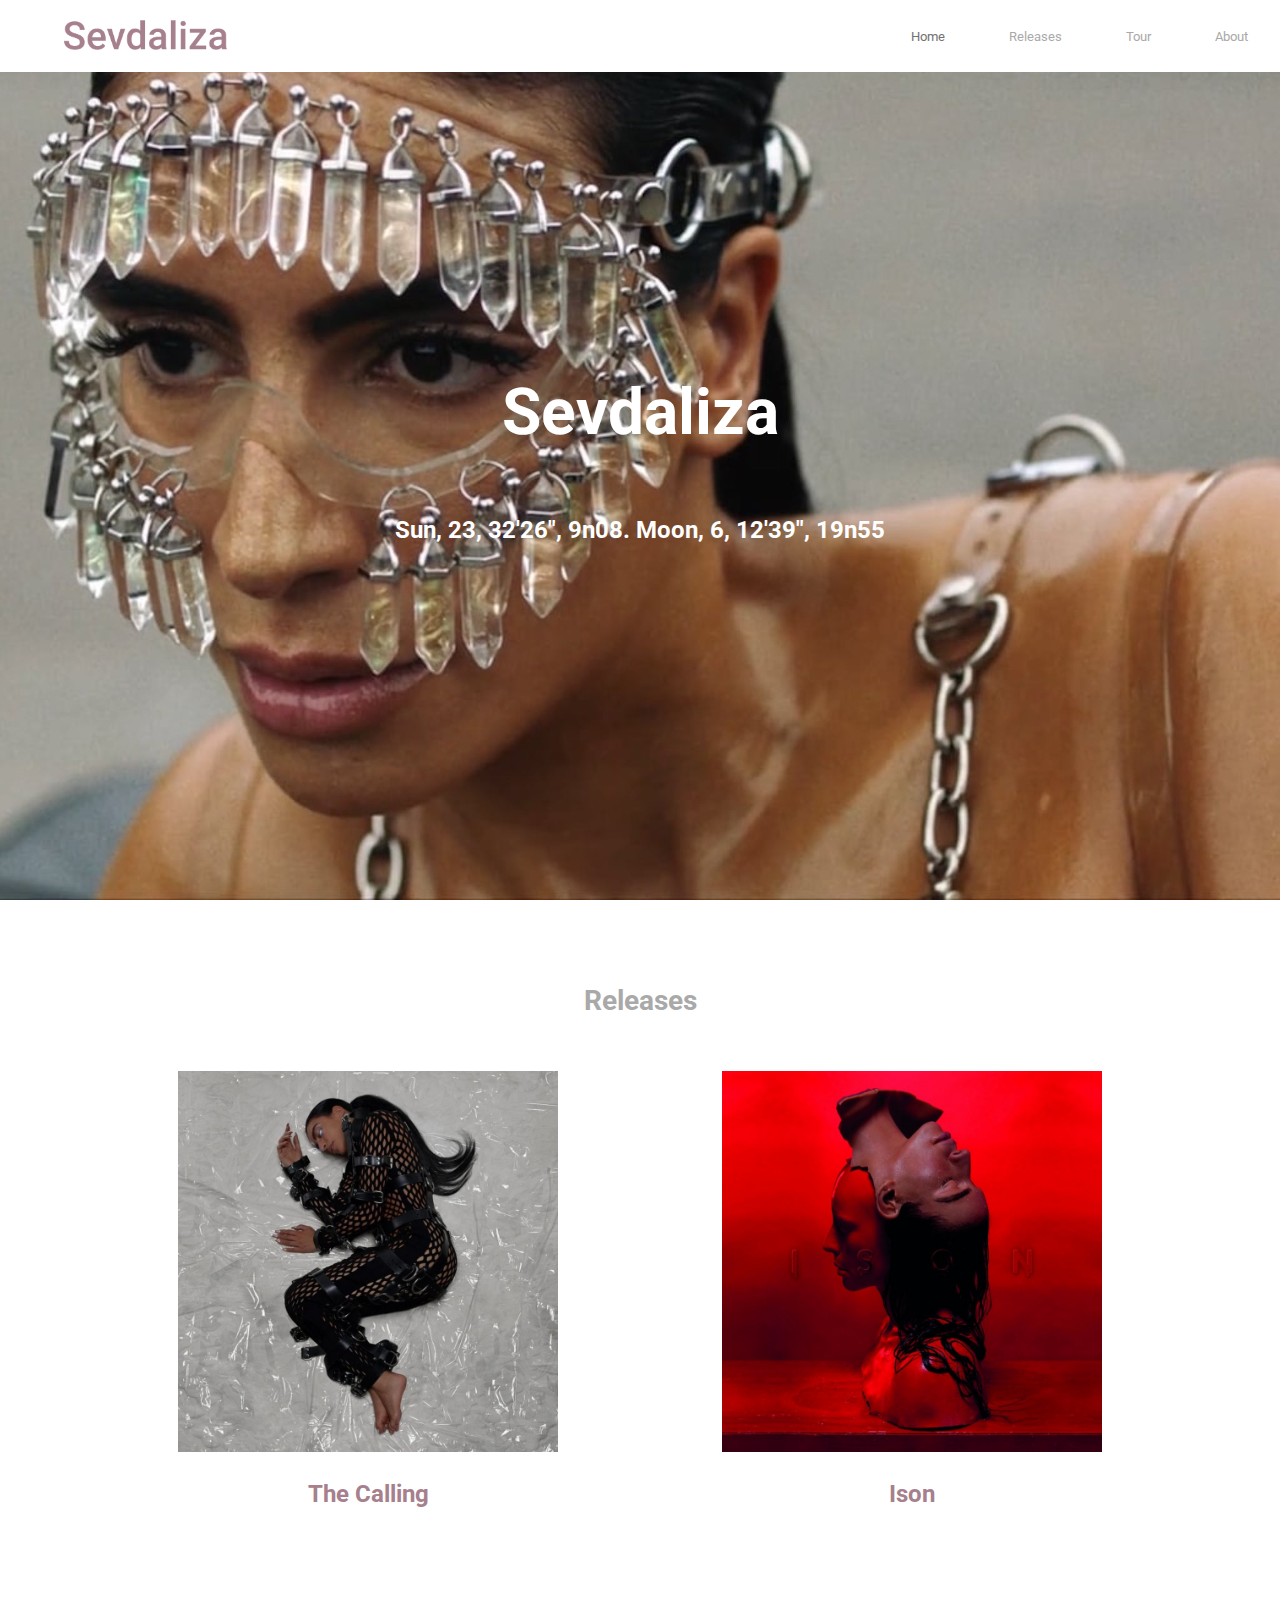
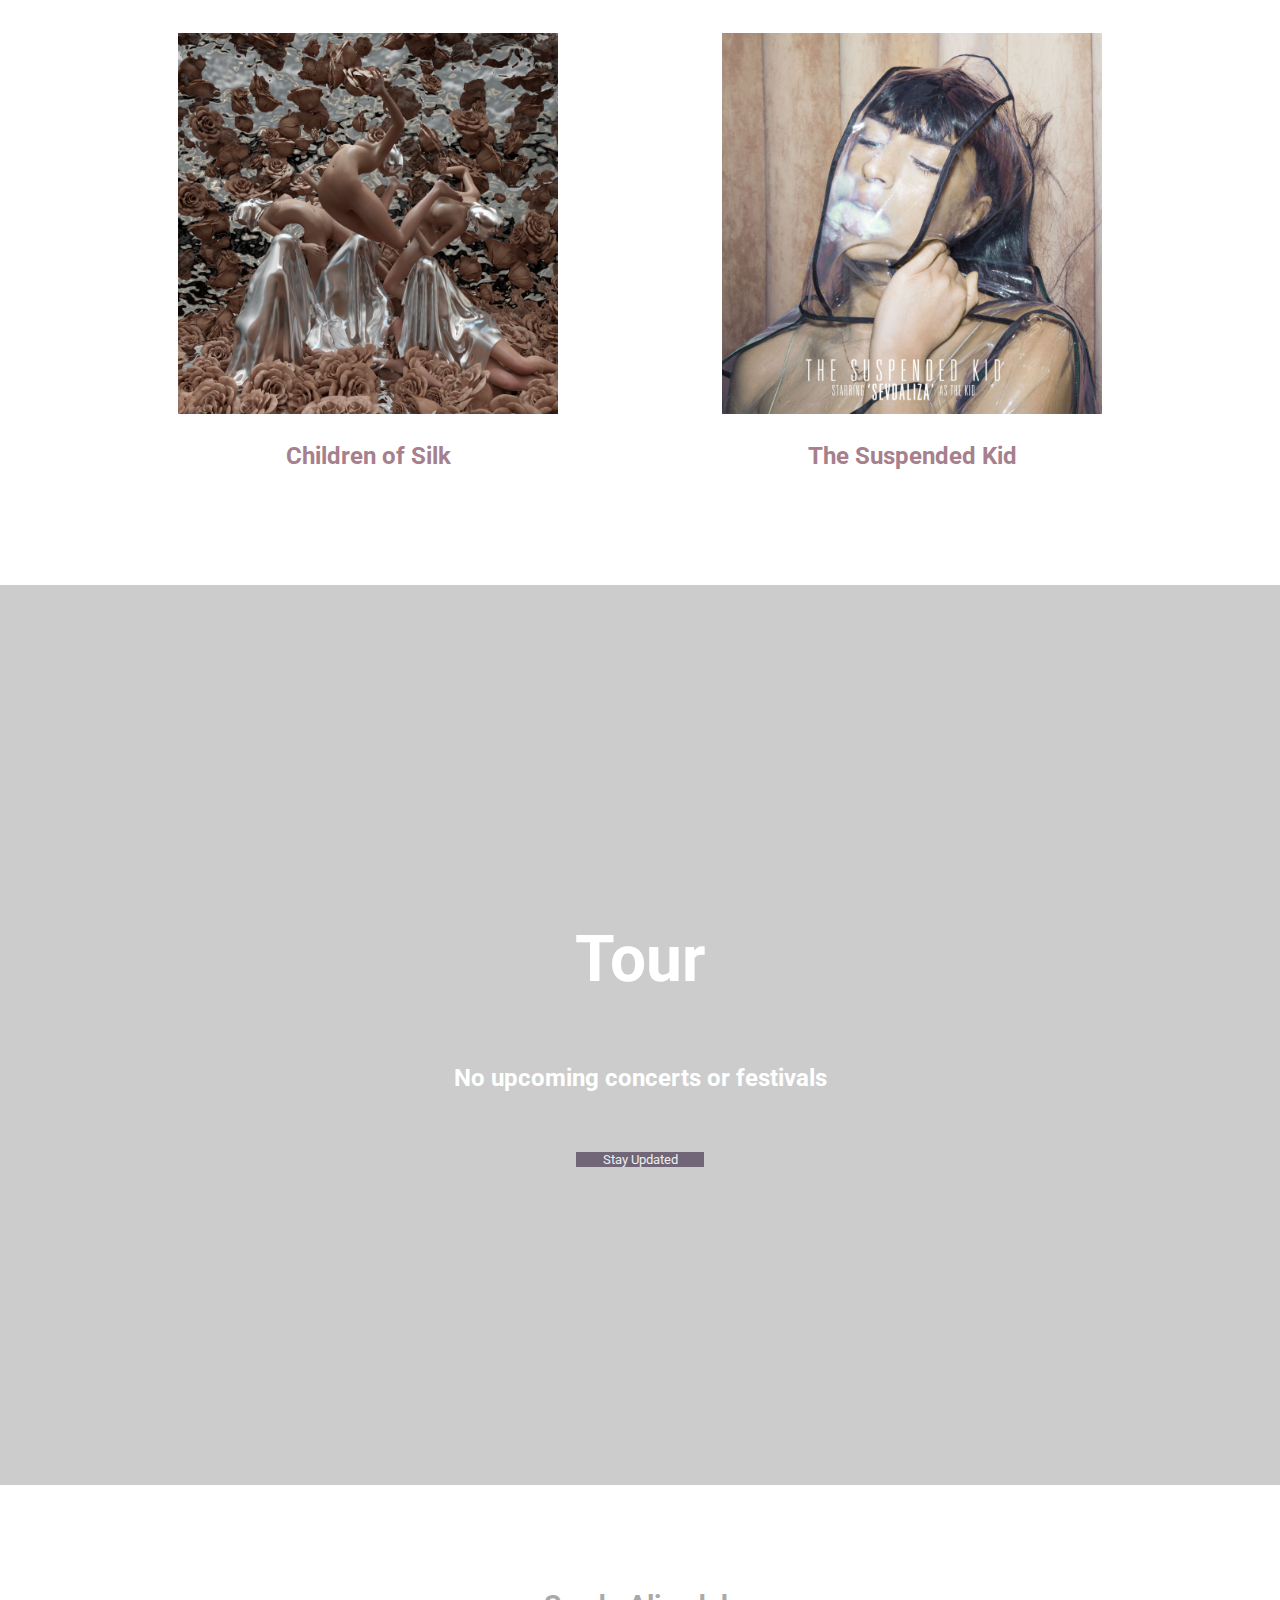
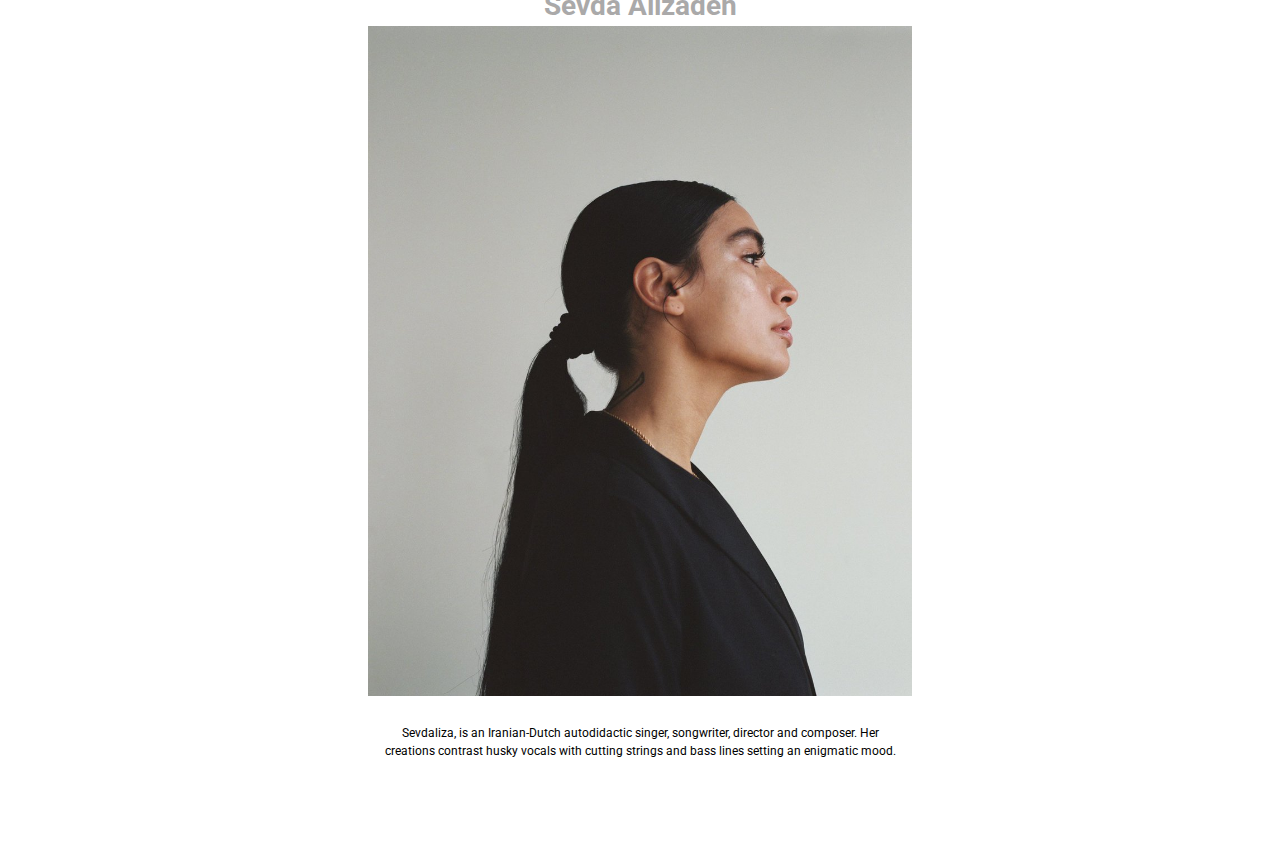
<file: index.html>
<!DOCTYPE html>
<html lang="en">

<head>
    <meta charset="UTF-8">
    <meta name="viewport" content="width=device-width, initial-scale=1.0">
    <meta http-equiv="X-UA-Compatible" content="ie=edge">

    <link rel="stylesheet" href="https://use.fontawesome.com/releases/v5.8.1/css/all.css"
        integrity="sha384-50oBUHEmvpQ+1lW4y57PTFmhCaXp0ML5d60M1M7uH2+nqUivzIebhndOJK28anvf" crossorigin="anonymous">
    <link href="https://fonts.googleapis.com/css?family=Roboto|Roboto+Condensed|Roboto+Slab" rel="stylesheet">
    <!--Bootstrap -->
    <link rel="stylesheet" href="https://stackpath.bootstrapcdn.com/bootstrap/4.2.1/css/bootstrap.min.css"
        integrity="sha384-GJzZqFGwb1QTTN6wy59ffF1BuGJpLSa9DkKMp0DgiMDm4iYMj70gZWKYbI706tWS" crossorigin="anonymous">
    <link rel="stylesheet" href="style/home.css">
    <title>Sevdaliza</title>
</head>

<body>
    <header>
        <div id="mob-logo"><a href="index.html"><img src="img/sev_logo.png" alt="One Logo"></a></div>
        <button class="toggle-overlay button-icon"></button>
    </header>
    <aside>
        <div class="outer-close toggle-overlay">
            <a class="close"><span></span></a>
        </div>
        <nav>
            <ul>
                <li><a href="#">Home</a></li>
                <li><a href="#releases">Releases</a></li>
                <li><a href="#tour">Tour</a></li>
                <li><a href="#about">About</a></li>
            </ul>
        </nav>
    </aside>

    <div id="desk-nav">
        <div id="logo-img"><a href="index.html"><img src="img/sev_logo.png" alt="Sevdaliza Logo"></a>
        </div>
        <div id="menu-icon">
            <i class="fas fa-bars"></i>
        </div>
        <ul>
            <li><a class="active" href="index.html">Home</a></li>
            <li><a href="#releases">Releases</a></li>
            <li><a href="#tour">Tour</a></li>
            <li><a href="#about">About</a></li>
        </ul>
    </div>

    <div id="banner">
        <h1>Sevdaliza</h1>
        <h3>Sun, 23, 32'26", 9n08. Moon, 6, 12'39", 19n55</h3>
    </div>
    <main>
        <!--Releases-->
        <section id="releases">
            <h2 class="section-heading">Releases</h2>
            <div class="card">
                <div class="card-image">
                    <img src="img/the_calling.jpg" alt="Card Image">
                </div>
                <div class="card-description">
                    <a href="projectpost.html">
                        <h3>The Calling</h3>
                    </a>
                    <div class="streaming">
                        <ul>
                            <li>
                                <a href="https://www.youtube.com/playlist?list=PLwNLp5N0kbpQ4Xt0dOe-gRMMe74HVfCT1"
                                    target="_blank">
                                    <i class="fab fa-youtube"></i>
                                </a>
                            </li>
                            <li>
                                <a href="https://music.apple.com/nl/album/the-calling/1361679853?l=en" target="_blank">
                                    <i class="fab fa-apple"></i>
                                </a>
                            </li>

                            <li>
                                <a href="https://open.spotify.com/album/1bTEsAzifIdXTn7xpo9eGm?si=clAFKOQCR4a7wC3AioKg0g"
                                    target="_blank">
                                    <i class="fab fa-spotify"></i>
                                </a>
                            </li>
                        </ul>
                    </div>
                </div>
            </div>

            <div class="card">
                <div class="card-image">
                    <a href="projectpost.html">
                        <img src="img/ison.jpg" alt="Card Image">
                    </a>

                </div>
                <div class="card-description">
                    <a href="projectpost.html">
                        <h3>Ison</h3>
                    </a>
                    <div class="streaming">
                        <ul>
                            <li>
                                <a href="https://www.youtube.com/watch?v=znV9KDsNtXY&feature=youtu.be" target="_blank">
                                    <i class="fab fa-youtube"></i>
                                </a>
                            </li>
                            <li>
                                <a href="https://music.apple.com/us/album/ison/1314724379" target="_blank">
                                    <i class="fab fa-apple"></i>
                                </a>
                            </li>

                            <li>
                                <a href="https://open.spotify.com/album/1QVdHImfz9bh1slzqUTsGF" target="_blank">
                                    <i class="fab fa-spotify"></i>
                                </a>
                            </li>

                        </ul>
                    </div>
                </div>
            </div>
            <div class="card">
                <div class="card-image">
                    <a href="projectpost.html">
                        <img src="img/children_of_silk.jpg" alt="Card Image">
                    </a>
                </div>
                <div class="card-description">
                    <a href="projectpost.html">
                        <h3>Children of Silk</h3>
                    </a>
                    <div class="streaming">
                        <ul>
                            <li>
                                <a href="https://www.youtube.com/watch?v=UkjU9ladxKs" target="_blank">
                                    <i class="fab fa-youtube"></i>
                                </a>
                            </li>
                            <li>
                                <a href="https://music.apple.com/us/album/children-of-silk-ep/1146238261"
                                    target="_blank">
                                    <i class="fab fa-apple"></i>
                                </a>
                            </li>

                            <li>
                                <a href="https://open.spotify.com/album/3fO1UKypjnSgJekzOiYMnI" target="_blank">
                                    <i class="fab fa-spotify"></i>
                                </a>
                            </li>

                        </ul>
                    </div>

                </div>
            </div>

            <div class="card">
                <div class="card-image">
                    <a href="projectpost.html">
                        <img src="img/the_suspended_kid.jpg" alt="Card Image">
                    </a>
                </div>
                <div class="card-description">
                    <a href="projectpost.html">
                        <h3>The Suspended Kid</h3>
                    </a>
                    <div class="streaming">
                        <ul>
                            <li>
                                <a href="https://www.youtube.com/watch?v=wpDQeVKEq_Y&list=PLwNLp5N0kbpQqnDymWRxcdU8l6lUjYkRB"
                                    target="_blank">
                                    <i class="fab fa-youtube"></i>
                                </a>
                            </li>
                            <li>
                                <a href="https://music.apple.com/us/album/the-suspended-kid-ep/1146260160"
                                    target="_blank">
                                    <i class="fab fa-apple"></i>
                                </a>
                            </li>

                            <li>
                                <a href="https://open.spotify.com/album/0TT7gSYro7GSKZwUlPefBf" target="_blank">
                                    <i class="fab fa-spotify"></i>
                                </a>
                            </li>

                        </ul>
                    </div>
                </div>
            </div>
        </section>

        <!--Tour-->
        <section id="tour">
            <div id="banner-tour">
                <h1>Tour</h1>
                <h3>No upcoming concerts or festivals</h3>
                <a href="https://www.songkick.com/artists/5195363-sevdaliza" target="_blank"
                    class="btn btn-outline-primary btn-tickets">Stay Updated</a>
            </div>

        </section>

        <!--About-->
        <section id="about">
            <h2 class="section-heading">Sevda Alizadeh</h2>
                    <div class="card">
                        <div class="card-image"><img src="img/about.jpg" alt="Image"></div>

                        <div class="card-description">
                            <p>Sevdaliza, is an Iranian-Dutch autodidactic singer, songwriter, director and composer.
                                Her creations contrast husky vocals with cutting strings and bass lines setting an
                                enigmatic mood.</p>
                        </div>
            </div>
        </section>

        <footer>
            <div id="social-media-footer">
                <ul>
                    <li>
                        <a href="https://www.instagram.com/sevdaliza_/" target="_blank">
                            <i class="fab fa-instagram"></i>
                        </a>
                    </li>
                    <li>
                        <a href="https://www.youtube.com/channel/UCONnf7g7QfOqzM3etLECtUA" target="_blank">
                            <i class="fab fa-youtube"></i>
                        </a>
                    </li>

                    <li>
                        <a href="https://www.facebook.com/SEVDALIZAMUSIC/" target="_blank">
                            <i class="fab fa-facebook"></i>
                        </a>
                    </li>
                    <li>
                        <a href="https://open.spotify.com/artist/5MraexJKZDrQYzS98kNwie?autoplay=true&v=A"
                            target="_blank">
                            <i class="fab fa-spotify"></i>
                        </a>
                    </li>
                    <li>
                        <a href="https://music.apple.com/us/artist/sevdaliza/571173217" target="_blank">
                            <i class="fab fa-apple"></i>
                        </a>
                    </li>
                </ul>
            </div>
        </footer>
    </main>

    <!--Bootstrap JS-->
    <script src="https://code.jquery.com/jquery-3.3.1.slim.min.js"
        integrity="sha384-q8i/X+965DzO0rT7abK41JStQIAqVgRVzpbzo5smXKp4YfRvH+8abtTE1Pi6jizo" crossorigin="anonymous">
    </script>
    <script src="https://cdnjs.cloudflare.com/ajax/libs/popper.js/1.14.6/umd/popper.min.js"
        integrity="sha384-wHAiFfRlMFy6i5SRaxvfOCifBUQy1xHdJ/yoi7FRNXMRBu5WHdZYu1hA6ZOblgut" crossorigin="anonymous">
    </script>

    <script src="https://stackpath.bootstrapcdn.com/bootstrap/4.2.1/js/bootstrap.min.js"
        integrity="sha384-B0UglyR+jN6CkvvICOB2joaf5I4l3gm9GU6Hc1og6Ls7i6U/mkkaduKaBhlAXv9k" crossorigin="anonymous">
    </script>
   <script src="js/main.js"></script>
</body>

</html>
</file>
<file: style/home.css>
body{width:100%;height:auto;overflow-x:hidden;font-family:'Roboto', 'sans-serif';font-size:12px;margin:0}body p{line-height:1.5}body a{text-decoration:none}body header,body aside{display:none}body #desk-nav{height:72px;background-color:white;color:#aaa9a9;width:100%;margin:0;position:fixed;font-family:'Roboto', sans-serif;font-size:13px;display:flex;justify-content:space-between;padding:0 6px 0 0;z-index:1}body #desk-nav a{padding:0 32px;color:#aaa9a9;transition:0.4s}body #desk-nav a:hover{text-decoration:none;color:#A6808C}body #desk-nav ul{display:flex;list-style:none;justify-content:space-around;align-items:center;height:100%;margin:0}body #desk-nav ul .active{color:#717171}body #desk-nav #logo-img{display:flex;height:100%;padding:0 32px;align-items:center;color:white;transition:0.4s}body #desk-nav #logo-img img{height:30px}body #desk-nav #menu-icon{display:none !important}body #banner{height:100vh;display:flex;align-items:center;justify-content:center;flex-direction:column;background:transparent url("../img/banner.jpg");background-size:cover;background-attachment:fixed;background-position:center;background-blend-mode:overlay;color:white;text-align:center}body #banner h1{font-size:64px;font-family:'Roboto'}body #banner h3{font-size:24px}body main{width:100% !important}body main section{display:flex;justify-content:space-around;flex-wrap:wrap;padding:20px 0;width:85%;margin:0 auto}body main section .section-heading{width:100%;font-size:1.75rem;transition:all 0.4s;display:inline-block;padding:4px 2px;margin:60px 0 0 0;text-align:center;color:#aaa9a9}body main section .section-heading:hover{padding:4px 8px;color:rgba(166,128,140,0.3)}body main section .card{width:50% !important;border:none;text-align:center;margin-top:50px}body main section .card .card-image{z-index:0}body main section .card .card-image img{width:70%}body main section .card .card-description{margin-top:25px;padding:0 8px}body main section .card .card-description h3{color:#A6808C;transition:0.4s;font-size:1.5rem}body main section .card .card-description h3:hover{color:rgba(166,128,140,0.3);transition:0.4s}body main section .card .streaming ul{display:flex;list-style:none;justify-content:center;padding:0;font-size:1.2rem}body main section .card .streaming ul li{padding:16px;transition:0.4s}body main section .card .streaming ul li a .fab{color:#aaa;transition:0.4s}body main section .card .streaming ul li a .fab:hover{color:#A6808C}body main #tour{width:100%;display:flex;flex-flow:column nowrap;justify-content:center;padding:20px 0}body main #tour #banner-tour{height:100vh;display:flex;align-items:center;justify-content:center;flex-direction:column;background:rgba(0,0,0,0.2) url("../img/banner5.jpg");background-size:cover;background-attachment:fixed;background-position:center top;background-blend-mode:overlay;color:white;text-align:center}body main #tour #banner-tour h1{font-size:64px;font-family:'Roboto'}body main #tour #banner-tour h3{font-size:24px}body main #tour .btn-tickets{color:#eee;background-color:#706677;border-color:#eee;width:10%;margin:36px auto 24px auto;transition:0.6s;font-size:13px}body main #tour .btn-tickets:hover{color:#eee;background:rgba(166,128,140,0.3);width:16%;transition:0.6s}body main #about .card{margin:0 auto}body main #about .card .card-image img{width:100%}body main footer{display:flex;width:100%;height:70px;justify-content:center;align-items:flex-end}body main footer #social-media-footer ul{display:flex;list-style:none;justify-content:center;padding:0;font-size:1.2rem}body main footer #social-media-footer ul li{padding:16px;transition:0.4s}body main footer #social-media-footer ul li a .fab{color:#aaa;transition:0.4s}body main footer #social-media-footer ul li a .fab:hover{color:#A6808C}@media (min-width: 320px) and (max-width: 480px){body #desk-nav{display:none}body header{display:flex;flex-flow:row nowrap;justify-content:space-between;width:100%;height:auto;background-color:#fff;position:fixed !important;z-index:1}body header #mob-logo{width:40%;margin:auto 0 auto 25px}body header #mob-logo img{width:80%}body header button{top:5px;padding:20px 25px;margin:5px 0 0 5px;border-color:transparent;background-color:transparent;background-image:url("data:image/svg+xml,%3csvg viewBox='0 0 30 30' xmlns='http://www.w3.org/2000/svg'%3e%3cpath stroke='rgba(166, 128, 140, 1)' stroke-width='3' stroke-linecap='straight' stroke-miterlimit='10' d='M4 7h22M4 15h22M4 23h22'/%3e%3c/svg%3e");background-repeat:no-repeat;transition:all .5s ease}body header button:hover{background-image:url("data:image/svg+xml,%3csvg viewBox='0 0 30 30' xmlns='http://www.w3.org/2000/svg'%3e%3cpath stroke='rgba(166, 128, 140, 1)' stroke-width='3' stroke-linecap='straight' stroke-miterlimit='10' d='M4 7h22M4 15h22M4 23h22'/%3e%3c/svg%3e")}body aside{display:block;position:fixed;width:100%;height:100%;top:0;left:0;background:#a6808c;opacity:0;visibility:hidden;transition:all .5s ease;z-index:2}body .open{opacity:1;visibility:visible}body nav{text-align:center;height:95vh;display:flex;flex-direction:column;justify-content:center;line-height:1}body nav ul{margin:0;padding:0;list-style:none}body nav ul li{align-items:center;flex:1;line-height:2}body nav ul li a{font-size:1.5em;transition:all 0.5s ease;display:block;text-decoration:none;color:rgba(255,255,255,0.5)}body nav ul li a:hover{color:rgba(255,255,255,0.9);transform:scale(1.1);text-decoration:none}body nav ul li a:hover:before{visibility:visible;transform:scaleX(1)}body nav ul li a:before{content:"";position:absolute;width:50%;height:2px;bottom:0;left:25%;visibility:hidden;transform:scaleX(0);transition:all 0.3s ease-in-out 0s}body .close{position:fixed;top:40px;right:60px;color:white;z-index:3;cursor:pointer}body .close span,body .close span:before,body .close span:after{border-radius:1px;height:4px;width:30px;background:white;position:absolute;display:block;content:''}body .close span{background:transparent}body .close span:before{transform:rotate(45deg)}body .close span:after{transform:rotate(-45deg)}body .outer-close{position:absolute;right:0;top:0;width:85px;height:85px;cursor:pointer}body #banner{background-position-x:20%}body #banner h1{font-size:3rem}body #banner h3{font-size:1.2rem}body main section .section-heading{font-size:2rem}body main section .card{width:100% !important}body main section .card .card-image{z-index:0}body main section .card .card-image img{width:80%}body main #tour .btn-tickets{width:30%}body main #tour .btn-tickets:hover{width:35%}}@media (min-width: 481px) and (max-width: 767px){body #desk-nav{display:none}body header{display:flex;flex-flow:row nowrap;justify-content:space-between;width:100%;height:auto;background-color:#fff;position:fixed !important;z-index:2}body header #mob-logo{width:40%;margin:auto 0 auto 25px}body header #mob-logo img{width:50%}body header button{top:5px;padding:20px 25px;margin:5px 0 0 5px;border-color:transparent;background-color:transparent;background-image:url("data:image/svg+xml,%3csvg viewBox='0 0 30 30' xmlns='http://www.w3.org/2000/svg'%3e%3cpath stroke='rgba(166, 128, 140, 1)' stroke-width='3' stroke-linecap='straight' stroke-miterlimit='10' d='M4 7h22M4 15h22M4 23h22'/%3e%3c/svg%3e");background-repeat:no-repeat;transition:all .5s ease}body header button:hover{background-image:url("data:image/svg+xml,%3csvg viewBox='0 0 30 30' xmlns='http://www.w3.org/2000/svg'%3e%3cpath stroke='rgba(166, 128, 140, 1)' stroke-width='3' stroke-linecap='straight' stroke-miterlimit='10' d='M4 7h22M4 15h22M4 23h22'/%3e%3c/svg%3e")}body aside{display:block;position:fixed;width:100%;height:100%;top:0;left:0;background:#a6808c;opacity:0;visibility:hidden;transition:all .5s ease;z-index:2}body .open{opacity:1;visibility:visible}body nav{text-align:center;height:95vh;display:flex;flex-direction:column;justify-content:center;line-height:1}body nav ul{margin:0;padding:0;list-style:none}body nav ul li{align-items:center;flex:1;line-height:2}body nav ul li a{font-size:1.5em;transition:all 0.5s ease;display:block;text-decoration:none;color:rgba(255,255,255,0.5)}body nav ul li a:hover{color:rgba(255,255,255,0.9);transform:scale(1.1);text-decoration:none}body nav ul li a:hover:before{visibility:visible;transform:scaleX(1)}body nav ul li a:before{content:"";position:absolute;width:50%;height:2px;bottom:0;left:25%;visibility:hidden;transform:scaleX(0);transition:all 0.3s ease-in-out 0s}body .close{position:fixed;top:40px;right:60px;color:white;z-index:3;cursor:pointer}body .close span,body .close span:before,body .close span:after{border-radius:1px;height:4px;width:30px;background:white;position:absolute;display:block;content:''}body .close span{background:transparent}body .close span:before{transform:rotate(45deg)}body .close span:after{transform:rotate(-45deg)}body .outer-close{position:absolute;right:0;top:0;width:85px;height:85px;cursor:pointer}body main section .section-heading{font-size:2rem}body main section .card{width:100% !important}body main section .card .card-image img{width:80%}body main #tour .btn-tickets{width:30%}body main #tour .btn-tickets:hover{width:35%}}@media (min-width: 768px) and (max-width: 1023px){body #desk-nav{display:none}body header{display:flex;flex-flow:row nowrap;justify-content:space-between;width:100%;height:auto;background-color:#fff;position:fixed !important;z-index:2}body header #mob-logo{width:40%;margin:auto 0 auto 25px}body header #mob-logo img{width:40%}body header button{top:5px;padding:20px 25px;margin:5px 0 0 5px;border-color:transparent;background-color:transparent;background-image:url("data:image/svg+xml,%3csvg viewBox='0 0 30 30' xmlns='http://www.w3.org/2000/svg'%3e%3cpath stroke='rgba(166, 128, 140, 1)' stroke-width='3' stroke-linecap='straight' stroke-miterlimit='10' d='M4 7h22M4 15h22M4 23h22'/%3e%3c/svg%3e");background-repeat:no-repeat;transition:all .5s ease}body header button:hover{background-image:url("data:image/svg+xml,%3csvg viewBox='0 0 30 30' xmlns='http://www.w3.org/2000/svg'%3e%3cpath stroke='rgba(166, 128, 140, 1)' stroke-width='3' stroke-linecap='straight' stroke-miterlimit='10' d='M4 7h22M4 15h22M4 23h22'/%3e%3c/svg%3e")}body aside{display:block;position:fixed;width:100%;height:100%;top:0;left:0;background:#a6808c;opacity:0;visibility:hidden;transition:all .5s ease;z-index:2}body .open{opacity:1;visibility:visible}body nav{text-align:center;height:95vh;display:flex;flex-direction:column;justify-content:center;line-height:1}body nav ul{margin:0;padding:0;list-style:none}body nav ul li{align-items:center;flex:1;line-height:2}body nav ul li a{font-size:1.5em;transition:all 0.5s ease;display:block;text-decoration:none;color:rgba(255,255,255,0.5)}body nav ul li a:hover{color:rgba(255,255,255,0.9);transform:scale(1.1);text-decoration:none}body nav ul li a:hover:before{visibility:visible;transform:scaleX(1)}body nav ul li a:before{content:"";position:absolute;width:50%;height:2px;bottom:0;left:25%;visibility:hidden;transform:scaleX(0);transition:all 0.3s ease-in-out 0s}body .close{position:fixed;top:40px;right:60px;color:white;z-index:3;cursor:pointer}body .close span,body .close span:before,body .close span:after{border-radius:1px;height:4px;width:30px;background:white;position:absolute;display:block;content:''}body .close span{background:transparent}body .close span:before{transform:rotate(45deg)}body .close span:after{transform:rotate(-45deg)}body .outer-close{position:absolute;right:0;top:0;width:85px;height:85px;cursor:pointer}body #banner{background-position-x:25%}body #banner h1{font-size:4rem}body #banner h3{font-size:1.8rem}body main section .section-heading{font-size:2rem}body main section .card{width:100% !important}body main section .card .card-image img{width:80%}body main #tour .btn-tickets{width:30%}body main #tour .btn-tickets:hover{width:35%}}@media (min-width: 768px) and (max-width: 1023px) and (orientation: landscape){body #slideout-menu{display:block}body #banner{background-position-x:20%}body #banner h1{font-size:3rem}body #banner h3{font-size:1.2rem}body main section .card{width:45% !important}body main section .card .card-image img{width:80%}body main #tour .btn-tickets{width:30%}body main #tour .btn-tickets:hover{width:35%}}
/*# sourceMappingURL=home.css.map */
</file>
